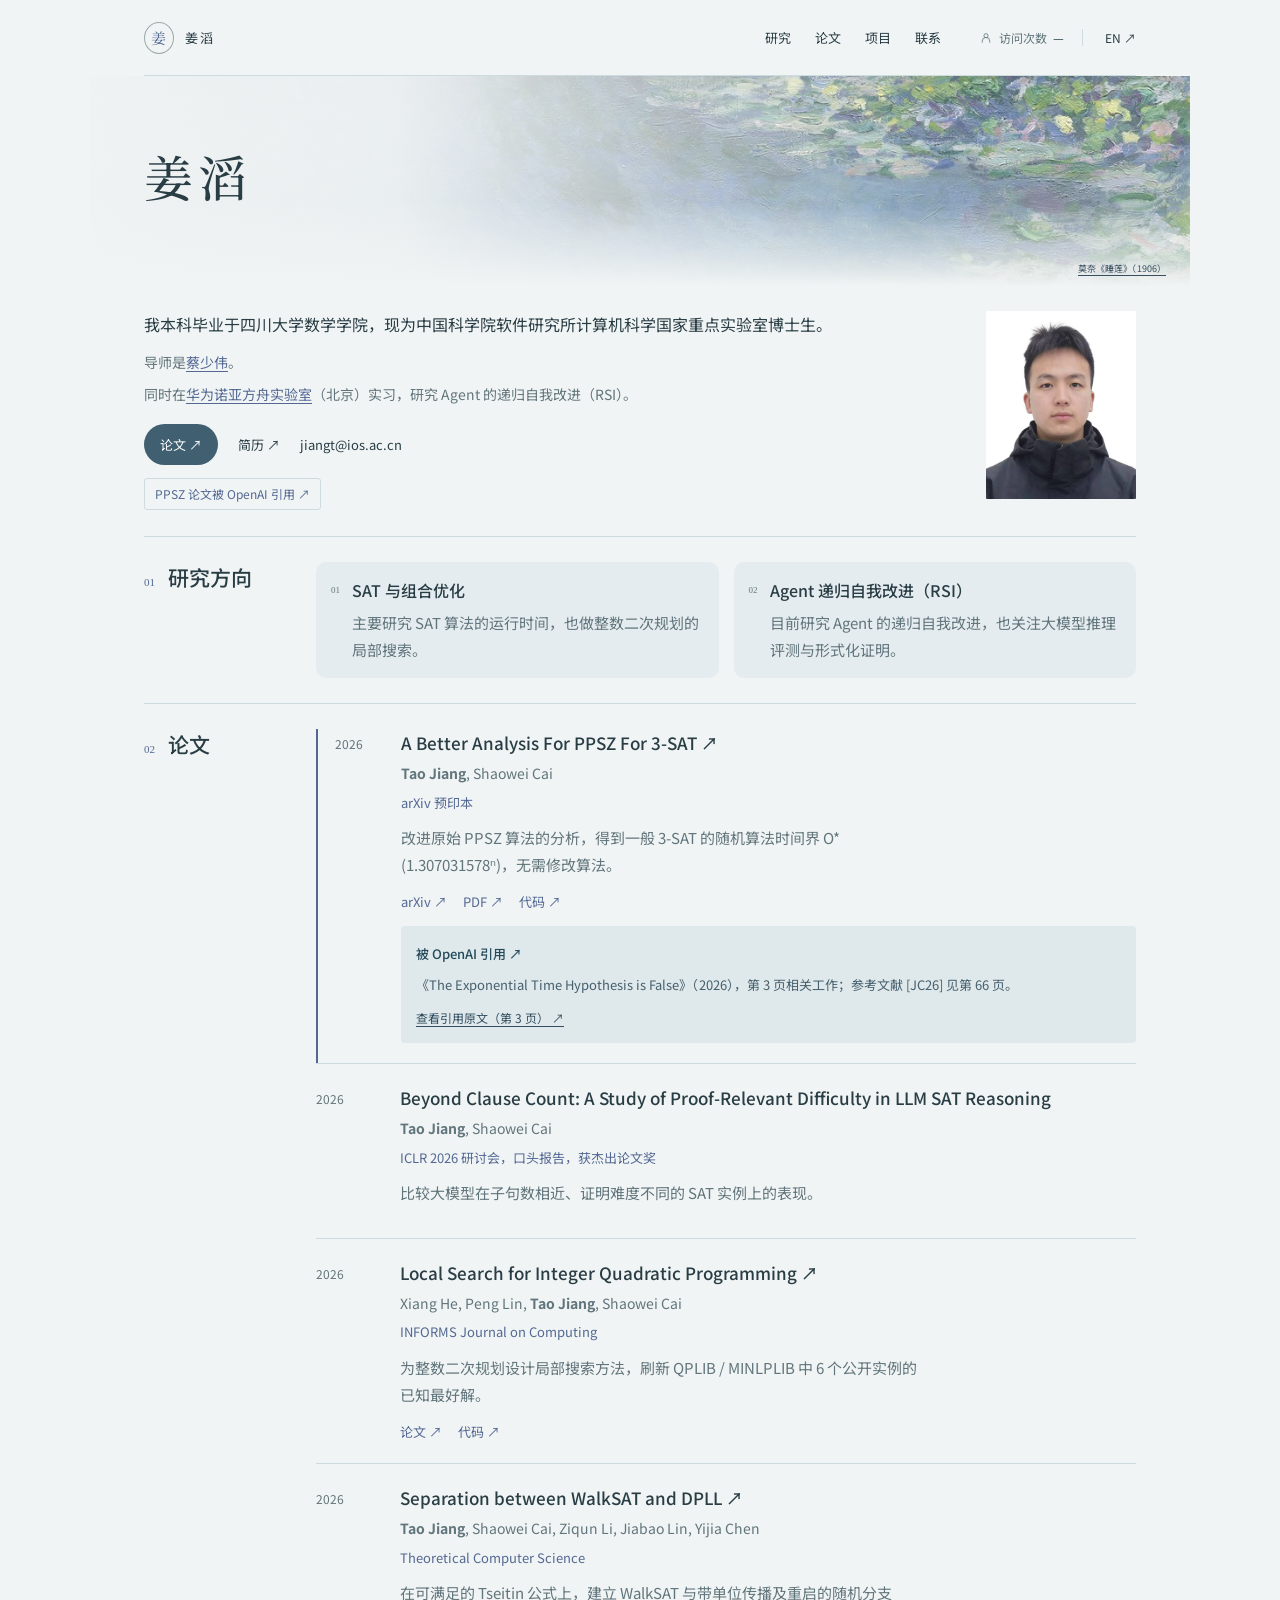
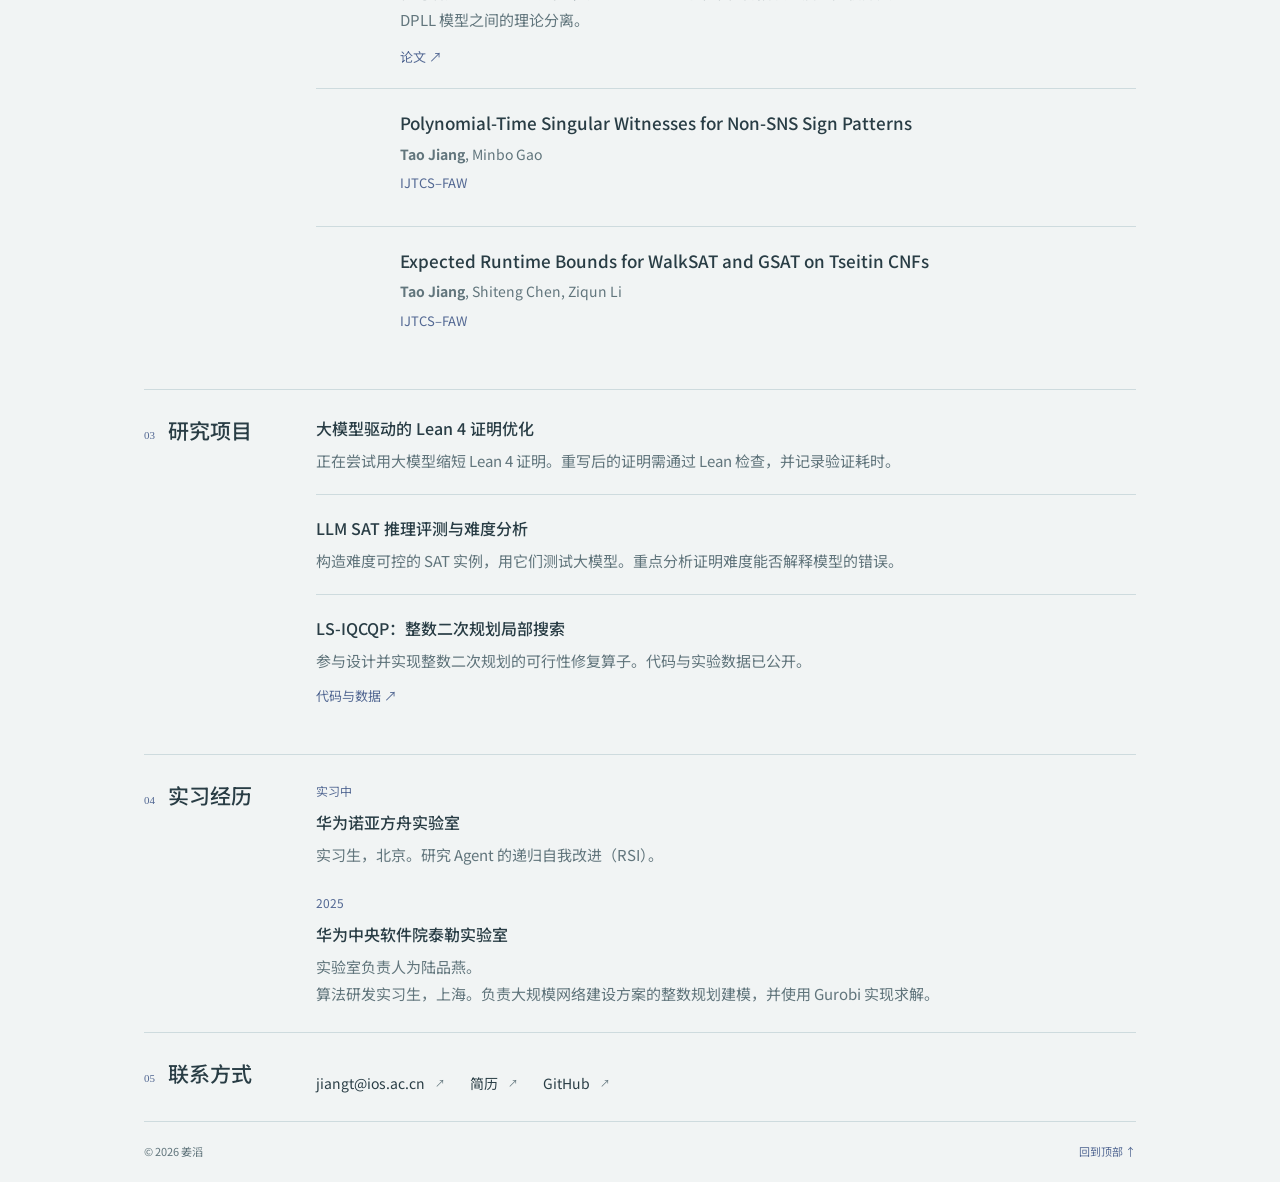
<file: index.html>
<!doctype html><html lang="zh-CN"><head><meta charset="utf-8"><meta name="viewport" content="width=device-width,initial-scale=1"><meta name="description" content="姜滔，中国科学院软件研究所博士生。研究 SAT 算法、组合优化、大模型推理与 Agent RSI。"><title>姜滔 · 个人主页</title><link rel="icon" href="favicon.svg"><link rel="stylesheet" href="style.css"><link rel="stylesheet" href="backgrounds.css"><link rel="stylesheet" href="profile.css"><link rel="stylesheet" href="layout.css?v=visitors-20261030"><script src="content.js?v=editorial-20261030" defer></script><script src="main.js?v=editorial-20261030" defer></script><script src="visitors.js?v=20261030-pv" defer></script></head><body data-theme="lilies">
<a class="skip" href="#main" data-zh="跳转至正文" data-en="Skip to content">跳转至正文</a>
<div class="page"><header class="site-header"><a class="wordmark" href="#main"><span class="seal" aria-hidden="true" data-zh="姜" data-en="TJ">姜</span><span data-zh="姜滔" data-en="TAO JIANG">姜滔</span></a><nav aria-label="主导航"><a href="#research" data-zh="研究" data-en="Research">研究</a><a href="#papers" data-zh="论文" data-en="Papers">论文</a><a href="#projects" data-zh="项目" data-en="Projects">项目</a><a href="#contact" data-zh="联系" data-en="Contact">联系</a></nav><div class="header-meta"><span class="visitor-counter" role="status" aria-live="polite"><svg viewBox="0 0 24 24" width="14" height="14" aria-hidden="true"><circle cx="12" cy="8" r="3.5"/><path d="M5.5 20v-2.5a6.5 6.5 0 0 1 13 0V20"/></svg><span data-zh="访问次数" data-en="Views">访问次数</span><span id="visitor-count">—</span></span><button class="language" type="button" aria-label="Switch to English">EN ↗</button></div></header>
<main id="main"><section class="hero" aria-labelledby="name"><div class="hero-copy"><h1 id="name"><span class="display-name" data-zh="姜滔" data-en="Tao Jiang">姜滔</span></h1></div><figure class="artwork"><div class="art-frame"><img id="art-image" src="assets/lilies.jpg" alt="克劳德·莫奈《睡莲》" fetchpriority="high"></div><figcaption><a id="art-source" href="https://www.artic.edu/artworks/16568/water-lilies" target="_blank" rel="noreferrer"><span id="art-caption"></span></a></figcaption></figure></section>
<section class="profile-panel" aria-label="个人简介"><div class="profile-copy"><p class="intro" id="introduction"></p><p class="advisor-line"><span data-zh="导师是" data-en="My advisor is ">导师是</span><a href="https://lcs.ios.ac.cn/~caisw/" target="_blank" rel="noreferrer" data-zh="蔡少伟" data-en="Shaowei Cai">蔡少伟</a><span data-zh="。" data-en=".">。</span></p><p class="current-role"><span data-zh="同时在" data-en="I am also interning at ">同时在</span><a href="https://noahlab.com.hk/" target="_blank" rel="noreferrer" data-zh="华为诺亚方舟实验室" data-en="Huawei Noah’s Ark Lab">华为诺亚方舟实验室</a><span data-zh="（北京）实习，研究 Agent 的递归自我改进（RSI）。" data-en=" in Beijing, working on agent recursive self-improvement (RSI).">（北京）实习，研究 Agent 的递归自我改进（RSI）。</span></p><div class="hero-links"><a class="primary-link" href="#papers" data-zh="论文 ↗" data-en="Publications ↗">论文 ↗</a><a href="assets/tao-jiang-cv.pdf" target="_blank" rel="noreferrer" data-zh="简历 ↗" data-en="CV ↗">简历 ↗</a><a href="mailto:jiangt@ios.ac.cn" data-zh="jiangt@ios.ac.cn" data-en="jiangt@ios.ac.cn">jiangt@ios.ac.cn</a></div><a class="hero-citation" href="#featured-paper" data-zh="PPSZ 论文被 OpenAI 引用 ↗" data-en="PPSZ paper cited by OpenAI ↗">PPSZ 论文被 OpenAI 引用 ↗</a></div><aside class="photo-slot"><img src="assets/tao-jiang.jpg" alt="姜滔 · Tao Jiang" width="848" height="1061"></aside></section><div class="below-hero">
<section id="research"><div class="section-label"><span>01</span><h2 data-zh="研究方向" data-en="Research interests">研究方向</h2></div><div class="research-list" id="research-list"></div></section>
<section id="papers"><div class="section-label"><span>02</span><h2 data-zh="论文" data-en="Publications">论文</h2></div><div class="paper-list" id="paper-list"></div></section>
<section id="projects"><div class="section-label"><span>03</span><h2 data-zh="研究项目" data-en="Research projects">研究项目</h2></div><div id="project-list"></div></section>
<section id="experience"><div class="section-label"><span>04</span><h2 data-zh="实习经历" data-en="Experience">实习经历</h2></div><div class="experience-list"><article><p class="entry-period" data-zh="实习中" data-en="Ongoing internship">实习中</p><h3><a href="https://noahlab.com.hk/" target="_blank" rel="noreferrer" data-zh="华为诺亚方舟实验室" data-en="Huawei Noah’s Ark Lab">华为诺亚方舟实验室</a></h3><p class="body-copy" data-zh="实习生，北京。研究 Agent 的递归自我改进（RSI）。" data-en="Intern, Beijing. Working on recursive self-improvement in agents (RSI).">实习生，北京。研究 Agent 的递归自我改进（RSI）。</p></article><article><p class="entry-period">2025</p><h3 data-zh="华为中央软件院泰勒实验室" data-en="Taylor Lab, Huawei Central Software Institute">华为中央软件院泰勒实验室</h3><p class="body-copy"><span data-zh="实验室负责人为" data-en="The lab is led by ">实验室负责人为</span><a href="http://pinyanlu.com/" target="_blank" rel="noreferrer" data-zh="陆品燕" data-en="Pinyan Lu">陆品燕</a><span data-zh="。" data-en=".">。</span></p><p class="body-copy" data-zh="算法研发实习生，上海。负责大规模网络建设方案的整数规划建模，并使用 Gurobi 实现求解。" data-en="Algorithm R&D intern, Shanghai. Modeled large-scale network planning as integer programs and implemented the models with Gurobi.">算法研发实习生，上海。负责大规模网络建设方案的整数规划建模，并使用 Gurobi 实现求解。</p></article></div></section><section id="contact"><div class="section-label"><span>05</span><h2 data-zh="联系方式" data-en="Contact">联系方式</h2></div><div><div id="contact-list" class="contact-list"></div></div></section></div></main>
<footer><span>© <span id="year"></span> <span data-zh="姜滔" data-en="Tao Jiang">姜滔</span></span><a href="#main" data-zh="回到顶部 ↑" data-en="Back to top ↑">回到顶部 ↑</a></footer></div></body></html>
</file>
<file: style.css>
@import url('https://fonts.googleapis.com/css2?family=Noto+Sans+SC:wght@400;500;600&family=Noto+Serif+SC:wght@400;500;600&display=swap');
:root{--bg:#f5f2e9;--ink:#292e29;--muted:#697065;--accent:#9a4135;--line:#d5d3c7;--soft:#ece9df;--serif:Georgia,'Noto Serif SC','Songti SC',serif;--sans:'Noto Sans SC',system-ui,sans-serif}*{box-sizing:border-box}html{scroll-behavior:smooth;scroll-padding-top:90px}body{margin:0;background:var(--bg);color:var(--ink);font:14px/1.85 var(--sans)}a{color:inherit;text-decoration:none}a:hover{color:var(--accent)}button{font:inherit;cursor:pointer}a:focus-visible,button:focus-visible{outline:2px solid var(--accent);outline-offset:5px}.skip{position:fixed;top:-80px;left:15px;background:var(--ink);color:var(--bg);padding:8px 16px;z-index:20}.skip:focus{top:60px}.page{max-width:1100px;margin:0 auto;padding:0 54px}.site-header{height:99px;border-bottom:1px solid var(--line);display:flex;align-items:center;gap:38px}.wordmark{display:flex;align-items:center;gap:11px;font:11px var(--sans);letter-spacing:.15em;margin-right:auto}.seal{font-family:var(--serif);font-size:19px;line-height:30px;width:30px;text-align:center;color:var(--accent);border:1px solid var(--accent)}nav{display:flex;gap:25px;font-size:11px}.language{border:0;border-left:1px solid var(--line);background:transparent;color:var(--ink);padding:0 0 0 22px;font:10px var(--sans)}.hero{min-height:530px;display:grid;grid-template-columns:1.2fr .8fr;gap:70px;align-items:center;position:relative;padding:45px 0}.hero-copy{position:relative;z-index:2}.eyebrow{font-size:10px;letter-spacing:.25em;color:var(--accent);margin:0 0 24px}h1{margin:0;font-weight:400;line-height:1.15}.name-zh{display:block;font:500 62px/1.4 var(--serif);letter-spacing:.13em}.name-en{display:block;font:normal 36px/1.4 Georgia,serif;color:var(--muted)}.name-period{color:var(--accent)}.affiliation{font-size:11px;color:var(--muted);margin:18px 0}.intro{font-size:15px;max-width:390px;line-height:2;margin:20px 0 24px}.hero-links{display:flex;gap:24px;align-items:center;font-size:11px}.primary-link{color:var(--accent);border-bottom:1px solid var(--accent);padding-bottom:4px}.preview-note{font-size:9px;color:var(--muted);margin-top:23px;letter-spacing:.04em}.artwork{margin:0;position:relative;max-width:100%}.art-frame{overflow:hidden;max-width:100%;background:var(--soft)}.art-frame img{width:100%;display:block}.artwork figcaption{display:flex;flex-wrap:wrap;justify-content:space-between;gap:5px;font-size:8px;color:var(--muted);margin-top:10px;line-height:1.6}.artwork figcaption a{text-decoration:underline;text-underline-offset:3px}.below-hero>section{display:grid;grid-template-columns:180px 1fr;gap:25px;padding:32px 0;border-top:1px solid var(--line)}.section-label{display:flex;gap:13px;align-items:baseline}.section-label>span{font:9px Georgia;color:var(--accent)}h2{font:500 19px/1.5 var(--serif);margin:0}p{margin:0}.body-copy{color:var(--muted);font-size:13px;line-height:2}.details{display:flex;gap:35px;margin-top:16px}.detail{font-size:10px;display:flex;gap:13px;color:var(--muted)}.detail-label{color:var(--ink)}.research-list{display:grid;grid-template-columns:1fr 1fr;gap:30px}.research-item{position:relative;padding-left:22px}.research-no{position:absolute;left:0;top:2px;font:9px Georgia;color:var(--muted)}h3{font-size:13px;line-height:1.7;font-weight:500;margin:0 0 5px}.research-item p,.project-entry p{font-size:11px;color:var(--muted);line-height:1.9}.paper{display:grid;grid-template-columns:70px 1fr;gap:14px;padding:23px 0;border-top:1px solid var(--line)}.paper:first-child{padding-top:0;border:0}.paper-year{font-size:9px;color:var(--muted);padding-top:4px}.paper h3{font-size:14px}.paper p{font-size:10px;color:var(--muted)}.paper .contribution{margin-top:9px;font-size:11px;max-width:520px}.resource-placeholders{display:flex;gap:15px;font-size:9px;color:var(--muted);margin-top:10px}.project-entry{display:flex;gap:25px;justify-content:space-between}.project-arrow{font:25px Georgia;color:var(--accent)}.contact-list{display:flex;gap:25px;flex-wrap:wrap;margin-top:13px}.contact-item{font-size:11px;display:flex;gap:10px}.contact-item small{font-size:8px;color:var(--muted);align-self:center}footer{border-top:1px solid var(--line);padding:23px 0 30px;display:flex;justify-content:space-between;gap:15px;color:var(--muted);font-size:9px}footer a{color:var(--accent)}
body[data-theme=lilies]{--bg:#f1f4f4;--ink:#293d45;--muted:#61757c;--accent:#536893;--line:#cedbde;--soft:#e3eaed}body[data-theme=lilies] .seal{border-radius:50%;font-size:15px;border-color:#99aaa9}body[data-theme=lilies] .hero{grid-template-columns:1fr 1.08fr;gap:40px;padding:48px 0 40px;min-height:520px}body[data-theme=lilies] .art-frame{border-radius:48% 48% 5px 5px;aspect-ratio:1.08}body[data-theme=lilies] .art-frame img{height:100%;object-fit:cover}body[data-theme=lilies] .name-zh{font-size:58px;color:#3f6170}body[data-theme=lilies] .name-en{font-style:italic;color:#7289a0}body[data-theme=lilies] .primary-link{background:#405f70;border:0;padding:9px 16px;border-radius:24px;color:#fff}body[data-theme=lilies] .research-item{background:#e5ecef;padding:18px 18px 18px 38px;border-radius:10px}body[data-theme=lilies] .research-no{left:15px;top:23px}body[data-theme=lilies] .research-list{gap:15px}body[data-theme=lilies] h2{font-family:var(--sans);font-size:17px}
@media(max-width:900px){.page{padding:0 35px}.hero{gap:35px}.below-hero>section{grid-template-columns:145px 1fr;gap:20px}.name-zh{font-size:54px}.site-header{gap:25px}}
@media(max-width:650px){.page{padding:0 24px}.site-header{height:77px;gap:16px}nav{gap:15px;font-size:10px}nav a:nth-child(3),nav a:nth-child(4){display:none}.wordmark{font-size:9px;gap:7px}.seal{width:25px;line-height:25px;font-size:16px}.language{padding-left:13px}.hero,body[data-theme=lilies] .hero{grid-template-columns:1fr;gap:30px;padding:34px 0 40px;min-height:0}.eyebrow{margin-bottom:15px;font-size:9px}.name-zh,body[data-theme=lilies] .name-zh{font-size:47px}.name-en{font-size:30px}.intro{font-size:14px;max-width:100%}.affiliation{font-size:10px}.preview-note{font-size:8px}.hero-links{font-size:10px}.artwork{width:100%}body[data-theme=lilies] .art-frame{aspect-ratio:1.6;border-radius:85px 85px 5px 5px}.below-hero>section{grid-template-columns:1fr;gap:20px;padding:26px 0}.section-label{gap:10px}h2{font-size:19px}.research-list{gap:20px}.research-item p{font-size:10px}.paper{grid-template-columns:1fr;gap:7px}.paper h3{font-size:13px}.paper-year{font-size:8px}.details{flex-wrap:wrap;gap:8px 22px}.detail{font-size:9px}.contact-list{gap:15px}.contact-item{font-size:10px}footer{flex-wrap:wrap;gap:10px;font-size:8px}footer>span:nth-child(2){order:3;width:100%}}
@media(prefers-reduced-motion:reduce){html{scroll-behavior:auto}}
</file>
<file: backgrounds.css>
body[data-theme] .hero{display:flex;align-items:center;min-height:510px;margin:0 -54px;padding:45px 54px 65px;isolation:isolate;gap:0}
body[data-theme] .hero-copy{width:53%;max-width:440px;position:relative;z-index:3}
body[data-theme] .hero .artwork{position:absolute;inset:0;width:auto;max-width:none;margin:0;padding:0;z-index:0}
body[data-theme] .hero .artwork:before{display:none}
body[data-theme] .hero .art-frame{position:absolute;inset:0;width:100%;height:100%;max-width:none;aspect-ratio:auto;margin:0;border-radius:0;box-shadow:none;background:var(--bg)}
body[data-theme] .hero .art-frame img{display:block;width:100%;height:100%;object-fit:cover;object-position:70% 60%}
body[data-theme] .hero .art-frame:after{content:'';position:absolute;inset:0;pointer-events:none}
body[data-theme] .hero .artwork figcaption{position:absolute;left:auto;right:24px;bottom:19px;max-width:none;margin:0;z-index:1;font-size:8px;gap:10px}
.photo-slot{position:absolute;right:54px;top:105px;z-index:3;width:130px;height:166px;border:1px dashed currentColor;display:flex;align-items:center;justify-content:center;flex-direction:column;background:rgba(245,242,233,.88);color:#657065;border-radius:2px;box-shadow:0 8px 32px #1623180a;font-size:10px;line-height:1.8}
.photo-slot svg{height:69px;width:65px;stroke:currentColor;stroke-width:1;fill:none;opacity:.55;margin-bottom:10px}.photo-slot small{font-size:8px;opacity:.8}
body[data-theme=lilies] .hero .art-frame img{object-position:60% 47%}
body[data-theme=lilies] .hero .art-frame:after{background:linear-gradient(90deg,rgba(241,244,244,.99),rgba(241,244,244,.94) 28%,rgba(241,244,244,.24) 75%),linear-gradient(0deg,#f1f4f4,transparent 40%)}
body[data-theme=lilies] .photo-slot{background:rgba(241,244,244,.86);color:#536c80;border-radius:7px}
body[data-theme=lilies] .hero .artwork figcaption{color:#354e60}
@media(max-width:900px){body[data-theme] .hero{margin:0 -35px;padding-left:35px;padding-right:35px}.photo-slot{right:35px;width:118px;height:155px}}
@media(max-width:650px){body[data-theme] .hero{margin:0 -24px;padding:34px 24px 65px;min-height:510px}body[data-theme] .hero-copy{width:100%;max-width:none;padding-top:0}body[data-theme] h1{max-width:calc(100% - 105px)}body[data-theme] .name-en{font-size:29px}body[data-theme] .name-zh{font-size:43px}.photo-slot{right:24px;top:80px;width:85px;height:112px;font-size:9px}.photo-slot svg{height:43px;width:42px;margin-bottom:4px}.photo-slot small{font-size:7px}body[data-theme] .hero .intro{max-width:100%;font-size:13px}body[data-theme] .hero .artwork figcaption{left:24px;right:24px;bottom:18px;justify-content:flex-end}body[data-theme=lilies] .hero .art-frame:after{background:linear-gradient(90deg,#f1f4f4ed,#f1f4f4b0),linear-gradient(0deg,#f1f4f4,transparent)}}
</file>
<file: profile.css>
.advisor-line,.current-role{font-size:12px;line-height:1.9;color:var(--muted);margin:5px 0;max-width:440px}.advisor-line a,.current-role a{color:var(--accent);text-decoration:underline;text-underline-offset:3px}.hero .affiliation{margin:15px 0 8px;max-width:420px}.hero .intro{margin:16px 0 22px}.hero .preview-note{font-size:10px}.hero-links{flex-wrap:wrap;gap:20px}
body[data-theme] .photo-slot{width:160px;height:200px;top:105px;border:0;border-radius:3px;overflow:hidden;background:#fff;padding:0;box-shadow:0 6px 26px #22394420}body[data-theme] .photo-slot img{width:100%;height:100%;object-fit:cover;object-position:center;display:block}
.details{flex-direction:column;gap:9px}.detail{font-size:11px}.detail-label{min-width:50px;flex-shrink:0}.research-item p{font-size:12px}.research-list{gap:22px}.paper h3{font-size:15px;line-height:1.7}.paper h3 a{color:var(--ink)}.paper h3 a:hover{color:var(--accent)}.paper .authors{font-size:12px;margin-top:5px}.paper .venue{font-size:11px;margin-top:4px;color:var(--accent)}.paper .contribution{font-size:12px;line-height:1.9;margin-top:10px}.paper-resources{display:flex;gap:17px;margin-top:12px;font-size:11px;color:var(--accent)}.featured-paper{border-left:2px solid var(--accent)!important;padding-left:17px!important;grid-template-columns:52px 1fr}.citation-note{margin-top:17px;padding:14px 17px;background:#dfe8eb;border-radius:4px;color:#334e60}.citation-note .citation-badge{font-size:11px;font-weight:500;color:#244b5b;display:inline-block}.citation-note p{font-size:11px;color:#47606d;line-height:1.9;margin:6px 0}.citation-note>a:last-child{font-size:10px;text-decoration:underline;text-underline-offset:3px}.manuscripts{border-top:1px solid var(--line);padding-top:22px}.subsection-title{font-size:13px;color:var(--muted);margin-bottom:20px}.manuscript{margin-bottom:23px}.manuscript h3{font-size:13px}.manuscript p{font-size:11px;color:var(--muted)}.manuscript .venue{color:var(--accent);margin-top:4px}.project-item{border-top:1px solid var(--line);padding:20px 0}.project-item:first-child{border:0;padding-top:0}.project-item h3{font-size:14px}.project-item .body-copy{font-size:12px}.project-status,.entry-period{font-size:10px;color:var(--accent);margin-bottom:7px}.project-resource{font-size:11px;color:var(--accent);margin-top:10px;display:inline-block}.experience-list>article{margin-bottom:24px}.experience-list>article:last-child{margin-bottom:0}.experience-list h3{font-size:14px}.experience-list .body-copy{font-size:12px}.contact-item{font-size:12px}.contact-item small{font-size:10px}
@media(max-width:900px){.advisor-line,.current-role{font-size:11px}body[data-theme] .hero-copy{width:59%}body[data-theme] .photo-slot{right:35px;width:140px;height:175px}}
@media(max-width:650px){body[data-theme] .hero-copy{width:100%;padding-top:0}body[data-theme] .photo-slot{width:85px;height:106px;right:24px;top:82px}body[data-theme] .hero{min-height:580px}.advisor-line,.current-role{font-size:11px}.hero .affiliation{font-size:10px;max-width:100%;margin-top:20px}.hero .preview-note{font-size:9px}.featured-paper{grid-template-columns:1fr;padding-left:14px!important}.paper h3{font-size:14px}.paper .authors{font-size:11px}.paper .venue{font-size:10px}.citation-note{padding:12px}.research-list{grid-template-columns:1fr}.research-item p{font-size:12px}.body-copy{font-size:12px}.detail{font-size:10px}.hero-links{gap:15px}}

.hero-citation{display:inline-block;margin-top:16px;padding:4px 10px;border:1px solid var(--line);font-size:10px;color:var(--accent);border-radius:3px;background:var(--bg)}.hero .preview-note{margin-top:12px}
</file>
<file: layout.css>
body[data-theme] .hero .display-name{font:500 49px/1.5 var(--serif);letter-spacing:.1em}
html[lang=en] body[data-theme] .hero .display-name{font:normal 48px/1.5 Georgia,serif;letter-spacing:0}
html[lang=en] body[data-theme=lilies] .hero .display-name{font-style:italic}
html[lang=en] .seal{font-size:12px}
/* Comfortable reading size and a more compact page. */
body{font-size:16px;line-height:1.8}
.site-header{height:76px}
.wordmark{font-size:13px}nav{font-size:13px;gap:24px}.language{font-size:12px}
.below-hero>section{grid-template-columns:150px minmax(0,1fr);padding:25px 0;gap:22px}
body[data-theme=lilies] .section-label h2{font-size:21px}.section-label>span{font-size:11px}
.body-copy{font-size:15px;line-height:1.85}h3{font-size:16px}
.research-item p{font-size:15px;line-height:1.8}.research-item h3{font-size:16px}
body[data-theme=lilies] .research-item{padding:15px 16px 15px 36px}
.paper h3{font-size:17px;line-height:1.6}.paper .authors{font-size:14px}.paper .venue{font-size:13px}.paper .contribution{font-size:15px;line-height:1.8}.paper-year{font-size:12px}.paper-resources{font-size:13px;gap:16px}.paper{padding:20px 0}
.citation-note{margin-top:13px;padding:12px 15px}.citation-note .citation-badge{font-size:13px}.citation-note p{font-size:13px;line-height:1.8}.citation-note>a:last-child{font-size:12px}
.manuscript h3{font-size:16px}.manuscript p{font-size:14px}.subsection-title{font-size:15px;margin-bottom:16px}.manuscript{margin-bottom:20px}
.project-item h3,.experience-list h3{font-size:16px}.project-item .body-copy,.experience-list .body-copy{font-size:15px;line-height:1.8}.project-status,.entry-period{font-size:12px}.project-resource{font-size:13px}
.contact-item{font-size:14px}footer{font-size:11px;padding:20px 0}
body[data-theme] .hero{min-height:210px;margin:0 -54px;padding:26px 54px 35px}
body[data-theme] .hero-copy{width:100%;max-width:720px}
body[data-theme] .hero .eyebrow{margin-bottom:15px;font-size:9px;letter-spacing:.18em}
body[data-theme] .hero h1{display:flex;gap:22px;align-items:baseline;flex-wrap:wrap;max-width:none}
body[data-theme] .hero .name-zh{font:500 49px/1.5 var(--serif);letter-spacing:.1em}
body[data-theme] .hero .name-en{font-size:34px;line-height:1.5}
.banner-statement{font-size:14px;letter-spacing:.02em;color:var(--ink);margin-top:10px;max-width:600px}
body[data-theme] .hero .artwork figcaption{bottom:10px;font-size:9px}
.profile-panel{display:grid;grid-template-columns:minmax(0,1fr) 160px;gap:50px;align-items:start;padding:24px 0 26px;background:var(--bg)}
.profile-copy{max-width:690px}.profile-panel .affiliation{font-size:13px;margin:0 0 9px;color:var(--ink);max-width:none;line-height:1.9}
.profile-panel .advisor-line,.profile-panel .current-role{max-width:none;font-size:14px;line-height:1.8;margin:7px 0}
.profile-panel .intro{max-width:690px;font-size:16px;margin:0 0 10px;line-height:1.85}
body[data-theme] .profile-panel .photo-slot{position:static;inset:auto;display:block;width:150px;height:auto;aspect-ratio:848/1061;margin:1px 0 0 auto;align-self:start;border:0;border-radius:1px;box-shadow:none;background:#fff;overflow:hidden}
body[data-theme] .profile-panel .photo-slot img{width:100%;height:100%;display:block;object-fit:cover}
.profile-panel .hero-links{font-size:13px;margin-top:17px}.profile-panel .hero-citation{font-size:12px;margin-top:13px}
@media(max-width:900px){body[data-theme] .hero{margin:0 -35px;padding:25px 35px 32px;min-height:200px}.profile-panel{gap:35px;grid-template-columns:minmax(0,1fr) 130px}body[data-theme] .profile-panel .photo-slot{width:125px}}
@media(max-width:650px){body[data-theme] .hero{margin:0 -24px;padding:28px 24px 36px;min-height:180px}body[data-theme] .hero h1{gap:8px 15px}body[data-theme] .hero .display-name{font-size:39px}html[lang=en] body[data-theme] .hero .display-name{font-size:39px}.banner-statement{font-size:13px;line-height:1.8;max-width:300px}.profile-panel{position:relative;display:block;padding:25px 0 28px;min-height:0}.profile-panel .affiliation{max-width:calc(100% - 98px);min-height:79px;font-size:12px;padding-top:0;margin-bottom:13px}.profile-panel .advisor-line,.profile-panel .current-role{font-size:11px}.profile-panel .intro{font-size:13px;margin:14px 0 18px}body[data-theme] .profile-panel .photo-slot{position:absolute;top:25px;right:0;left:auto;bottom:auto;width:82px;height:auto;margin:0;aspect-ratio:848/1061}.profile-panel .hero-links{gap:15px;font-size:10px}.profile-panel .hero-citation{font-size:9px}.profile-panel .preview-note{font-size:8px}}

@media(max-width:650px){
 body{font-size:15px}.site-header{height:68px}nav{font-size:12px;gap:18px}.wordmark{font-size:12px}.language{font-size:12px}
 .profile-panel{padding:22px 0}.profile-panel .intro{font-size:15px;max-width:calc(100% - 100px);min-height:105px;margin:0 0 12px;line-height:1.8}
 body[data-theme] .profile-panel .photo-slot{top:22px;width:82px}.profile-panel .advisor-line,.profile-panel .current-role{font-size:14px;line-height:1.8}.profile-panel .hero-links{font-size:12px;gap:16px;margin-top:15px}.profile-panel .hero-citation{font-size:11px}
 .below-hero>section{grid-template-columns:1fr;gap:16px;padding:23px 0}body[data-theme=lilies] .section-label h2{font-size:20px}.research-item p{font-size:14px}.research-item h3{font-size:15px}
 .paper h3{font-size:16px}.paper .authors{font-size:13px}.paper .venue{font-size:12px}.paper .contribution{font-size:14px}.paper-year{font-size:11px}.paper-resources{font-size:12px}.citation-note p,.citation-note .citation-badge{font-size:12px}.citation-note>a:last-child{font-size:11px}
 .project-item .body-copy,.experience-list .body-copy{font-size:14px}.project-item h3,.experience-list h3{font-size:15px}.manuscript h3{font-size:15px}.manuscript p{font-size:13px}.contact-item{font-size:13px}
}

/* Cumulative visitor estimate, displayed beside the language switch. */
.header-meta{display:flex;align-items:center;gap:18px;flex-shrink:0}
.visitor-counter{display:inline-flex;align-items:center;gap:6px;white-space:nowrap;font-size:12px;color:var(--muted);font-variant-numeric:tabular-nums}
.visitor-counter svg{fill:none;stroke:currentColor;stroke-width:1.4}
#visitor-count{color:var(--ink);min-width:1ch}
@media(max-width:650px){
 .site-header{gap:10px}.wordmark{font-size:10px;gap:6px}nav{font-size:11px;gap:10px}
 .header-meta{gap:9px}.visitor-counter{font-size:11px;gap:3px}.visitor-counter svg{display:none}
 .header-meta .language{font-size:11px;padding-left:0;border-left:0}
}
</file>
